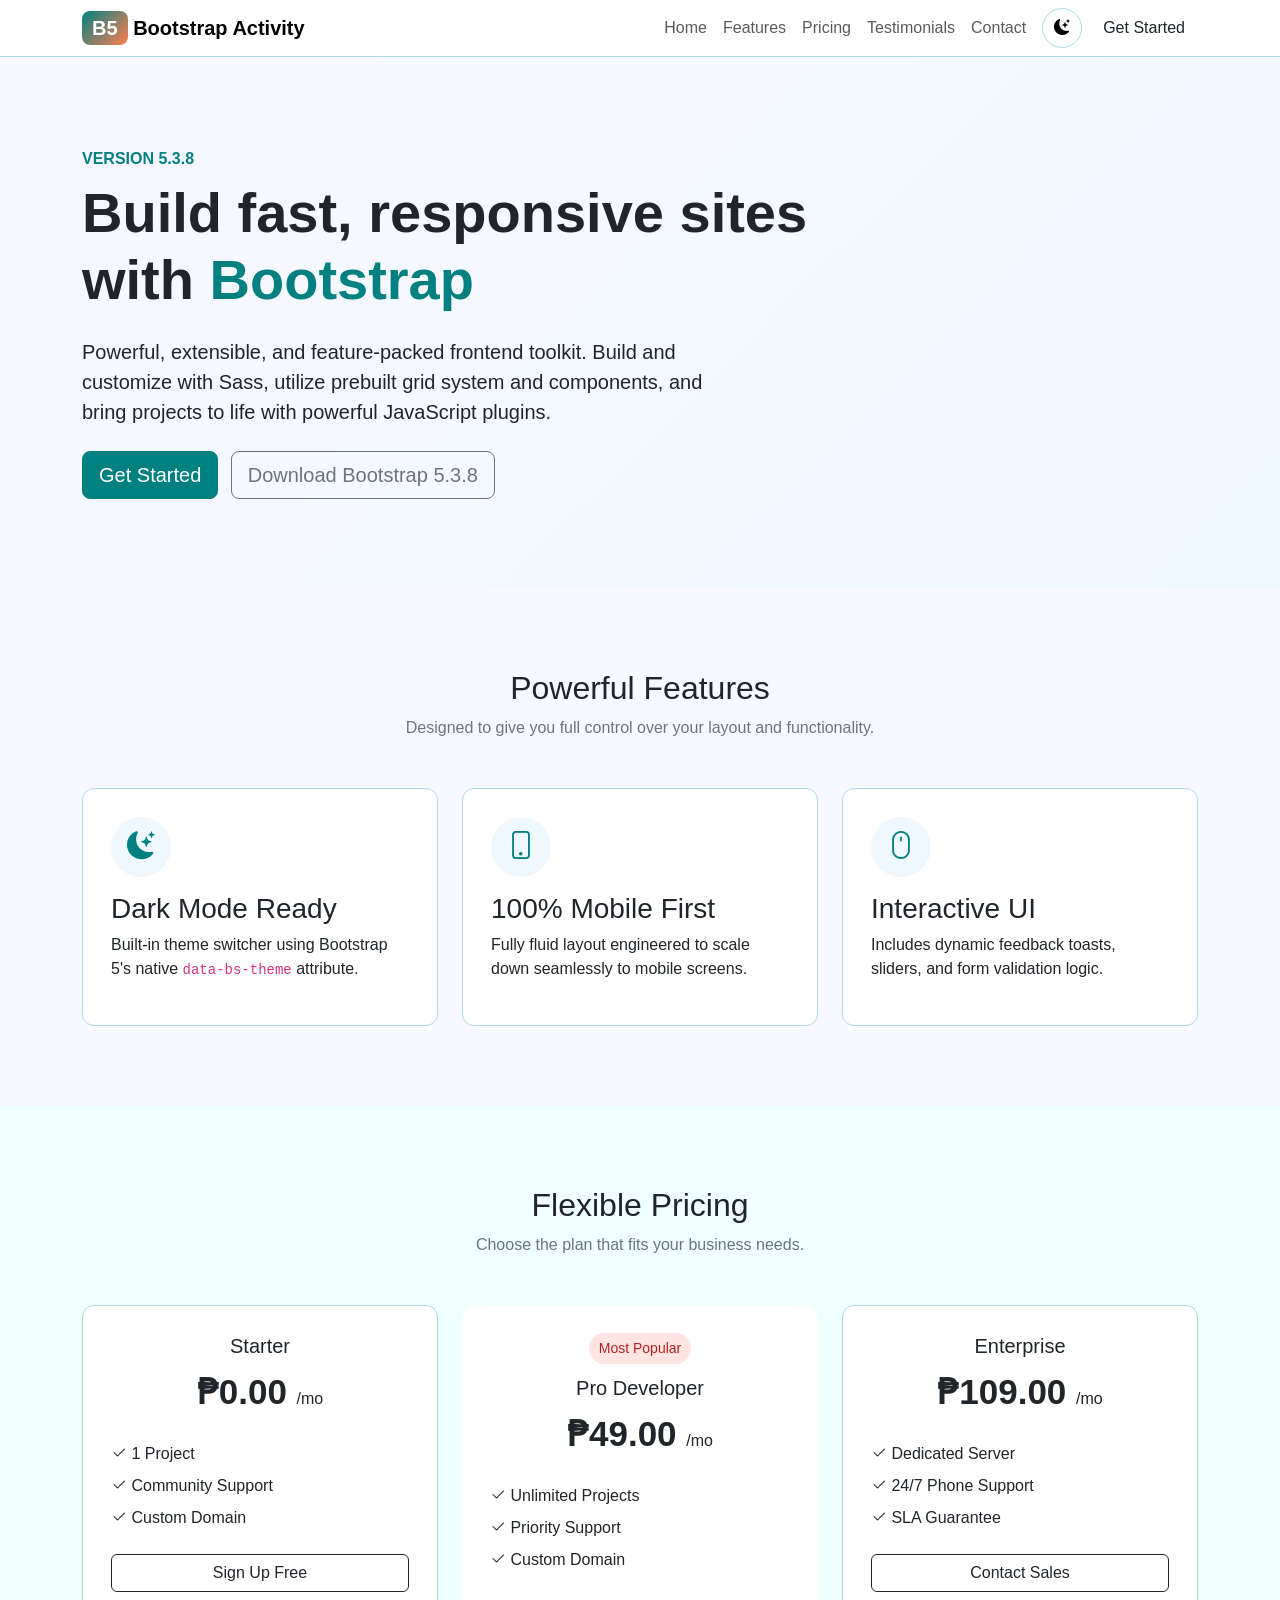
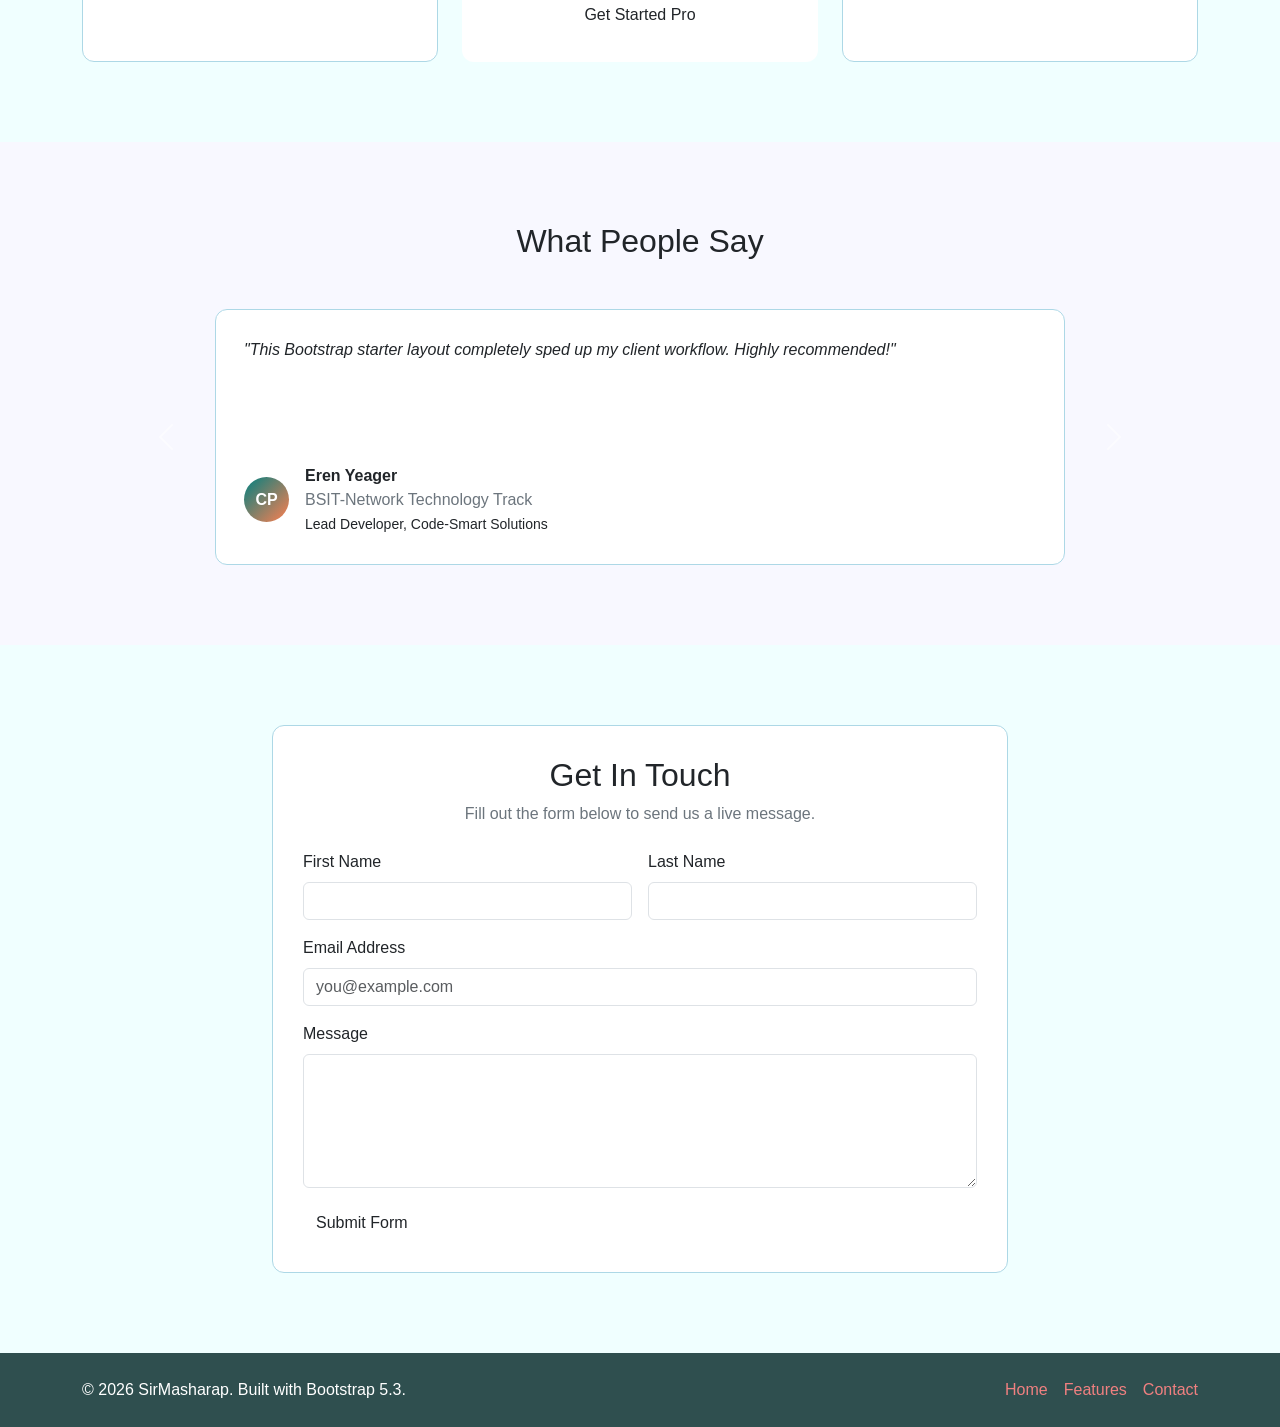
<file: index.html>
<!DOCTYPE html>
<html lang="en" data-bs-theme="light">
<head>
  <meta charset="UTF-8">
  <meta name="viewport" content="width=device-width, initial-scale=1.0">
  <title>Bootstrap 5 Activity</title>

  <link rel="stylesheet" href="css/bootstrap.min.css">
  <link rel="stylesheet" href="https://cdn.jsdelivr.net/npm/bootstrap-icons@1.11.3/font/bootstrap-icons.min.css">
  <style>
:root {
  --main-teal: teal;
  --dar-kslategray: darkslategray;
  --aliceblue: aliceblue;
  --coral: coral;
  --page-bg: ghostwhite;
}

body {
  font-family: Arial, sans-serif;
  background: var(--page-bg);
}

[data-bs-theme="dark"] body {
  background: darkslategray;
  color: whitesmoke;
}

.navbar {
  border-bottom: 1px solid lightblue;
}

[data-bs-theme="dark"] .navbar {
  background: darkslategray !important;
  border-color: steelblue;
}

.brand-box {
  color: white;
  background: linear-gradient(135deg, var(--main-teal), var(--coral));
  padding: 6px 10px;
  border-radius: 8px;
  font-weight: bold;
}

.hero {
  padding: 90px 0;
  background: linear-gradient(135deg, ghostwhite, aliceblue);
}

[data-bs-theme="dark"] .hero {
  background: linear-gradient(135deg, darkslategray, darkcyan);
}

.hero h1 {
  font-weight: 700;
}

.hero .lead {
  max-width: 650px;
}

.teal-text {
  color: var(--main-teal);
}

.btn-teal {
  background-color: var(--main-teal);
  border-color: var(--main-teal);
  color: white;
}

.btn-teal:hover {
  background-color: var(--dark-teal);
  border-color: var(--dark-teal);
  color: white;
}

.feature-icon {
  width: 60px;
  height: 60px;
  border-radius: 50%;
  background: var(--aliceblue);
  color: var(--main-teal);
  display: flex;
  align-items: center;
  justify-content: center;
  font-size: 28px;
  margin-bottom: 15px;
}

[data-bs-theme="dark"] .feature-icon {
  background: var(--dar-kslategray);
  color: var(--coral);
}

.feature-card,
.price-card,
.testimonial-card {
  height: 100%;
  border: 1px solid lightblue;
  border-radius: 12px;
  padding: 28px;
  background: white;
}

[data-bs-theme="dark"] .feature-card,
[data-bs-theme="dark"] .price-card,
[data-bs-theme="dark"] .testimonial-card,
[data-bs-theme="dark"] .contact-box {
  background: darkslategray;
  border-color: steelblue;
}

.section {
  padding: 80px 0;
}

.section-light {
  background: azure;
}

[data-bs-theme="dark"] .section-light {
  background: darkslategray;
}

.price-card.featured {
  border: 2px solid var(--magenta);
  position: relative;
}

.price-tag {
  display: inline-block;
  padding: 5px 10px;
  border-radius: 20px;
  background: mistyrose;
  color: firebrick;
  font-size: 14px;
  margin-bottom: 12px;
}

.price-amount {
  font-size: 35px;
  font-weight: bold;
}

.price-amount span {
  font-size: 16px;
  font-weight: normal;
}

.testimonial-quote {
  font-style: italic;
  min-height: 110px;
}

.avatar {
  width: 45px;
  height: 45px;
  border-radius: 50%;
  background: linear-gradient(135deg, var(--main-teal), var(--coral));
  color: white;
  display: flex;
  align-items: center;
  justify-content: center;
  font-weight: bold;
}

.contact-box {
  border: 1px solid lightblue;
  border-radius: 12px;
  padding: 30px;
  background: white;
}

footer {
  background: darkslategray;
  color: white;
  padding: 25px 0;
}

footer a {
  color: lightcoral;
  text-decoration: none;
}

footer a:hover {
  color: white;
}

.theme-button {
  border: 1px solid lightblue;
  background: transparent;
  border-radius: 50%;
  width: 40px;
  height: 40px;
}

[data-bs-theme="dark"] .text-secondary {
  color: lightcyan !important;
}

[data-bs-theme="dark"] h1,
[data-bs-theme="dark"] h2,
[data-bs-theme="dark"] h3,
[data-bs-theme="dark"] h4,
[data-bs-theme="dark"] h5,
[data-bs-theme="dark"] h6 {
  color: white;
}

[data-bs-theme="dark"] .nav-link {
  color: lavender;
}

[data-bs-theme="dark"] .nav-link:hover {
  color: salmon;
}

[data-bs-theme="dark"] .form-label {
  color: white;
}

[data-bs-theme="dark"] .form-control {
  background-color: darkslategray;
  color: white;
  border-color: steelblue;
}

[data-bs-theme="dark"] .form-control::placeholder {
  color: lightblue;
}
  </style>
</head>
<body>

  <nav class="navbar navbar-expand-lg bg-white sticky-top">
    <div class="container">
      <a class="navbar-brand fw-bold" href="#home">
        <span class="brand-box">B5</span> Bootstrap Activity
      </a>

      <button class="navbar-toggler" type="button" data-bs-toggle="collapse" data-bs-target="#navMenu">
        <span class="navbar-toggler-icon"></span>
      </button>

      <div class="collapse navbar-collapse" id="navMenu">
        <ul class="navbar-nav ms-auto align-items-lg-center">
          <li class="nav-item"><a class="nav-link" href="#home">Home</a></li>
          <li class="nav-item"><a class="nav-link" href="#features">Features</a></li>
          <li class="nav-item"><a class="nav-link" href="#pricing">Pricing</a></li>
          <li class="nav-item"><a class="nav-link" href="#testimonials">Testimonials</a></li>
          <li class="nav-item"><a class="nav-link" href="#contact">Contact</a></li>
          <li class="nav-item ms-lg-2 mt-2 mt-lg-0">
            <button id="themeToggle" class="theme-button" type="button" aria-label="Change theme">
              <i id="themeIcon" class="bi bi-moon-stars-fill"></i>
            </button>
          </li>
          <li class="nav-item ms-lg-2 mt-2 mt-lg-0">
            <a href="#contact" class="btn btn-purple">Get Started</a>
          </li>
        </ul>
      </div>
    </div>
  </nav>


  <header id="home" class="hero">
    <div class="container">
      <div class="row align-items-center g-4">
        <div class="col-lg-8">
          <p class="text-uppercase fw-bold teal-text mb-2">Version 5.3.8</p>
          <h1 class="display-4">Build fast, responsive sites with <span class="teal-text">Bootstrap</span></h1>
          <p class="lead my-4">
            Powerful, extensible, and feature-packed frontend toolkit. Build and customize with Sass,
            utilize prebuilt grid system and components, and bring projects to life with powerful JavaScript plugins.
          </p>
          <a href="#features" class="btn btn-teal btn-lg me-2">Get Started</a>
          <a href="https://getbootstrap.com/docs/5.3/" target="_blank" class="btn btn-outline-secondary btn-lg">Download Bootstrap 5.3.8</a>
        </div>
      </div>
    </div>
  </header>


  <section id="features" class="section">
    <div class="container">
      <div class="text-center mb-5">
        <h2>Powerful Features</h2>
        <p class="text-secondary">Designed to give you full control over your layout and functionality.</p>
      </div>

      <div class="row g-4">
        <div class="col-md-4">
          <div class="feature-card">
            <div class="feature-icon"><i class="bi bi-moon-stars-fill"></i></div>
            <h3>Dark Mode Ready</h3>
            <p>Built-in theme switcher using Bootstrap 5's native <code>data-bs-theme</code> attribute.</p>
          </div>
        </div>

        <div class="col-md-4">
          <div class="feature-card">
            <div class="feature-icon"><i class="bi bi-phone"></i></div>
            <h3>100% Mobile First</h3>
            <p>Fully fluid layout engineered to scale down seamlessly to mobile screens.</p>
          </div>
        </div>

        <div class="col-md-4">
          <div class="feature-card">
            <div class="feature-icon"><i class="bi bi-mouse"></i></div>
            <h3>Interactive UI</h3>
            <p>Includes dynamic feedback toasts, sliders, and form validation logic.</p>
          </div>
        </div>
      </div>
    </div>
  </section>


  <section id="pricing" class="section section-light">
    <div class="container">
      <div class="text-center mb-5">
        <h2>Flexible Pricing</h2>
        <p class="text-secondary">Choose the plan that fits your business needs.</p>
      </div>

      <div class="row g-4 align-items-stretch">
        <div class="col-lg-4">
          <div class="price-card text-center">
            <h5>Starter</h5>
            <div class="price-amount">₱0.00 <span>/mo</span></div>
            <ul class="list-unstyled text-start my-4">
              <li class="mb-2"><i class="bi bi-check2 purple-text"></i> 1 Project</li>
              <li class="mb-2"><i class="bi bi-check2 purple-text"></i> Community Support</li>
              <li class="mb-2"><i class="bi bi-check2 purple-text"></i> Custom Domain</li>
            </ul>
            <a href="#contact" class="btn btn-outline-dark w-100">Sign Up Free</a>
          </div>
        </div>

        <div class="col-lg-4">
          <div class="price-card featured text-center">
            <div class="price-tag">Most Popular</div>
            <h5>Pro Developer</h5>
            <div class="price-amount">₱49.00 <span>/mo</span></div>
            <ul class="list-unstyled text-start my-4">
              <li class="mb-2"><i class="bi bi-check2 purple-text"></i> Unlimited Projects</li>
              <li class="mb-2"><i class="bi bi-check2 purple-text"></i> Priority Support</li>
              <li class="mb-2"><i class="bi bi-check2 purple-text"></i> Custom Domain</li>
            </ul>
            <a href="#contact" class="btn btn-purple w-100">Get Started Pro</a>
          </div>
        </div>

        <div class="col-lg-4">
          <div class="price-card text-center">
            <h5>Enterprise</h5>
            <div class="price-amount">₱109.00 <span>/mo</span></div>
            <ul class="list-unstyled text-start my-4">
              <li class="mb-2"><i class="bi bi-check2 purple-text"></i> Dedicated Server</li>
              <li class="mb-2"><i class="bi bi-check2 purple-text"></i> 24/7 Phone Support</li>
              <li class="mb-2"><i class="bi bi-check2 purple-text"></i> SLA Guarantee</li>
            </ul>
            <a href="#contact" class="btn btn-outline-dark w-100">Contact Sales</a>
          </div>
        </div>
      </div>
    </div>
  </section>


  <section id="testimonials" class="section">
    <div class="container">
      <div class="text-center mb-5">
        <h2>What People Say</h2>
      </div>

      <div id="testimonialCarousel" class="carousel slide" data-bs-ride="carousel">
        <div class="carousel-inner">
          <div class="carousel-item active">
            <div class="testimonial-card mx-auto" style="max-width: 850px;">
              <p class="testimonial-quote">"This Bootstrap starter layout completely sped up my client workflow. Highly recommended!"</p>
              <div class="d-flex align-items-center gap-3">
                <div class="avatar">CP</div>
                <div>
                  <strong>Eren Yeager</strong>
                  <div class="text-secondary">BSIT-Network Technology Track</div>
                  <small>Lead Developer, Code-Smart Solutions</small>
                </div>
              </div>
            </div>
          </div>

          <div class="carousel-item">
            <div class="testimonial-card mx-auto" style="max-width: 850px;">
              <p class="testimonial-quote">"The dark mode toggle integration works like a charm. Extremely clean markup!"</p>
              <div class="d-flex align-items-center gap-3">
                <div class="avatar">HE</div>
                <div>
                  <strong>Son Goku</strong>
                  <div class="text-secondary">BSIT-Business Analytics Track</div>
                  <small>UI/UX Designer</small>
                </div>
              </div>
            </div>
          </div>
        </div>

        <button class="carousel-control-prev" type="button" data-bs-target="#testimonialCarousel" data-bs-slide="prev">
          <span class="carousel-control-prev-icon"></span>
          <span class="visually-hidden">Previous</span>
        </button>
        <button class="carousel-control-next" type="button" data-bs-target="#testimonialCarousel" data-bs-slide="next">
          <span class="carousel-control-next-icon"></span>
          <span class="visually-hidden">Next</span>
        </button>
      </div>
    </div>
  </section>


  <section id="contact" class="section section-light">
    <div class="container">
      <div class="row justify-content-center">
        <div class="col-lg-8">
          <div class="contact-box">
            <div class="text-center mb-4">
              <h2>Get In Touch</h2>
              <p class="text-secondary">Fill out the form below to send us a live message.</p>
            </div>

            <form id="contactForm">
              <div class="row g-3">
                <div class="col-md-6">
                  <label for="firstName" class="form-label">First Name</label>
                  <input type="text" id="firstName" class="form-control" required>
                </div>

                <div class="col-md-6">
                  <label for="lastName" class="form-label">Last Name</label>
                  <input type="text" id="lastName" class="form-control" required>
                </div>

                <div class="col-12">
                  <label for="email" class="form-label">Email Address</label>
                  <input type="email" id="email" class="form-control" placeholder="you@example.com" required>
                </div>

                <div class="col-12">
                  <label for="message" class="form-label">Message</label>
                  <textarea id="message" class="form-control" rows="5" required></textarea>
                </div>

                <div class="col-12">
                  <button type="submit" class="btn btn-purple">Submit Form</button>
                </div>
              </div>
            </form>
          </div>
        </div>
      </div>
    </div>
  </section>


  <footer>
    <div class="container d-flex flex-column flex-md-row justify-content-between align-items-center gap-2">
      <p class="mb-0">© 2026 SirMasharap. Built with Bootstrap 5.3.</p>
      <div class="d-flex gap-3">
        <a href="#home">Home</a>
        <a href="#features">Features</a>
        <a href="#contact">Contact</a>
      </div>
    </div>
  </footer>

  <!-- Bootstrap 5: LOCAL -->
  <script src="js/bootstrap.bundle.min.js"></script>

  <script>
const themeButton = document.getElementById("themeToggle");
const themeIcon = document.getElementById("themeIcon");

themeButton.addEventListener("click", function () {
  const page = document.documentElement;
  const isDark = page.getAttribute("data-bs-theme") === "dark";

  page.setAttribute("data-bs-theme", isDark ? "light" : "dark");
  themeIcon.className = isDark ? "bi bi-moon-stars-fill" : "bi bi-sun-fill";
});

const contactForm = document.getElementById("contactForm");

contactForm.addEventListener("submit", function (event) {
  event.preventDefault();
  window.alert("Message sent! Thank you for contacting us.");
  contactForm.reset();
});
  </script>
</body>
</html>
</file>
